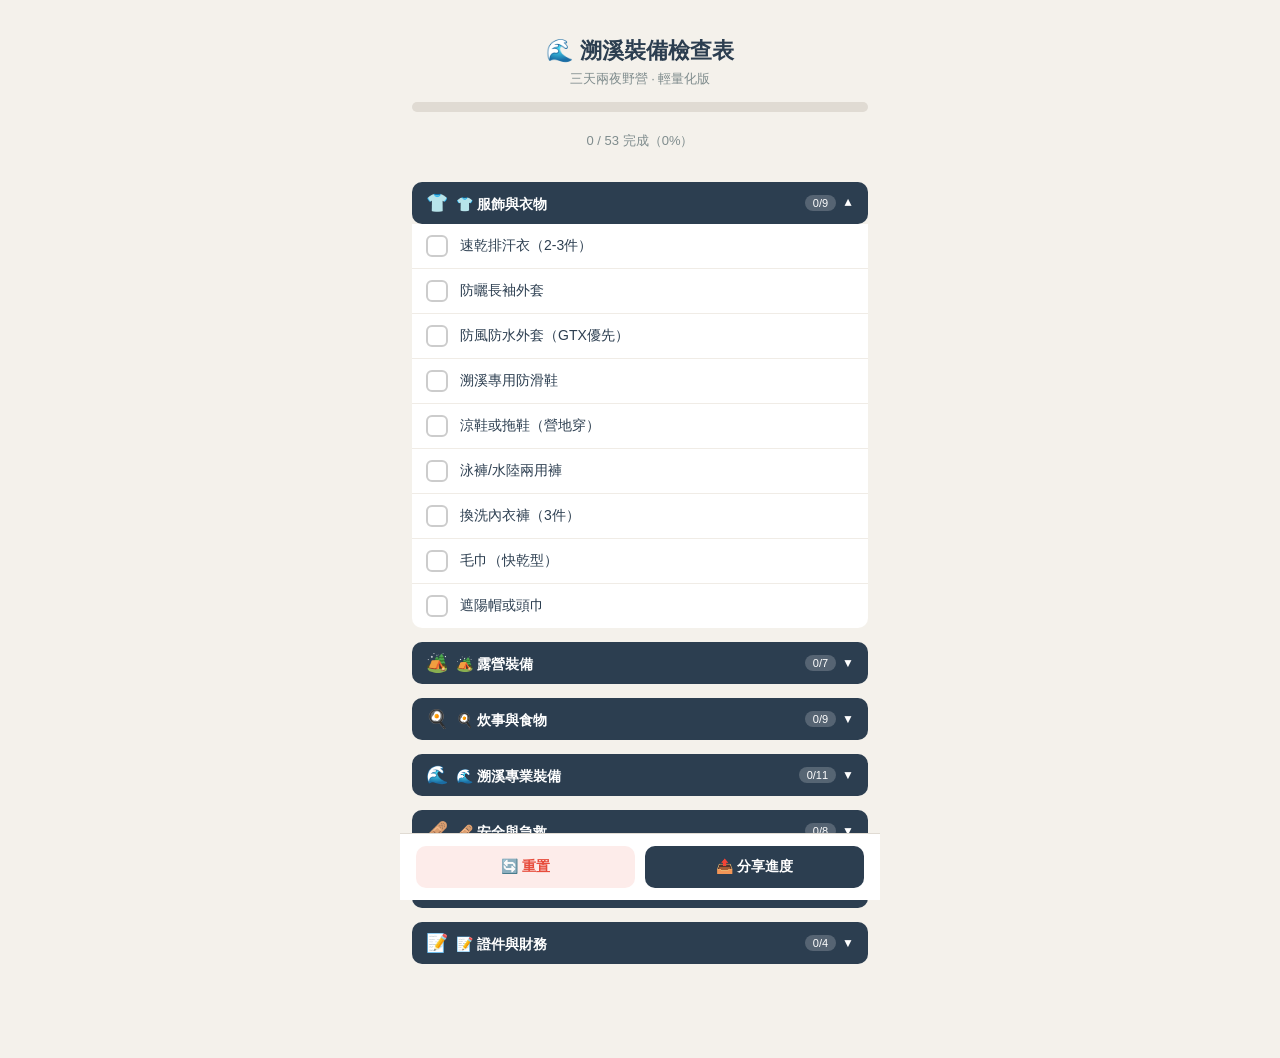
<file: index.html>
<!DOCTYPE html>
<html lang="zh-TW">
<head>
  <meta charset="UTF-8">
  <meta name="viewport" content="width=device-width, initial-scale=1.0">
  <title>🌊 溯溪裝備檢查表 — 三天兩夜</title>
  <style>
    * { box-sizing: border-box; margin: 0; padding: 0; }
    body {
      font-family: -apple-system, BlinkMacSystemFont, "Segoe UI", Roboto, sans-serif;
      background: #f4f1eb;
      color: #2c3e50;
      padding: 16px 12px 80px;
      max-width: 480px;
      margin: 0 auto;
    }
    .header {
      text-align: center;
      padding: 20px 0 16px;
    }
    .header h1 {
      font-size: 22px;
      color: #2c3e50;
    }
    .header p {
      font-size: 13px;
      color: #7f8c8d;
      margin-top: 4px;
    }
    .progress-bar-wrap {
      background: #e0dbd3;
      border-radius: 20px;
      height: 10px;
      margin: 14px 0 20px;
      overflow: hidden;
    }
    .progress-bar {
      height: 100%;
      background: linear-gradient(90deg, #38A169, #2ecc71);
      border-radius: 20px;
      transition: width 0.4s ease;
      width: 0%;
    }
    .progress-text {
      text-align: center;
      font-size: 13px;
      color: #7f8c8d;
      margin-bottom: 16px;
    }
    .category {
      margin-bottom: 14px;
    }
    .category-header {
      display: flex;
      align-items: center;
      justify-content: space-between;
      background: #2c3e50;
      color: white;
      padding: 10px 14px;
      border-radius: 10px;
      cursor: pointer;
      font-size: 14px;
      font-weight: bold;
      user-select: none;
    }
    .category-header .icon { font-size: 18px; margin-right: 8px; }
    .category-header .badge {
      background: rgba(255,255,255,0.2);
      border-radius: 20px;
      padding: 2px 8px;
      font-size: 11px;
      font-weight: normal;
    }
    .category-header .arrow {
      transition: transform 0.2s;
      font-size: 12px;
    }
    .category-header.open .arrow { transform: rotate(180deg); }
    .items {
      display: none;
      background: white;
      border-radius: 0 0 10px 10px;
      overflow: hidden;
    }
    .items.open { display: block; }
    .item {
      display: flex;
      align-items: center;
      padding: 11px 14px;
      border-bottom: 1px solid #f0ece6;
      cursor: pointer;
      transition: background 0.15s;
    }
    .item:last-child { border-bottom: none; }
    .item:hover { background: #faf9f7; }
    .item.checked {
      background: #f0f9f0;
      text-decoration: line-through;
      color: #95a5a6;
    }
    .item.checked .item-name { text-decoration: line-through; }
    .checkbox {
      width: 22px;
      height: 22px;
      border: 2px solid #ccc;
      border-radius: 6px;
      margin-right: 12px;
      flex-shrink: 0;
      display: flex;
      align-items: center;
      justify-content: center;
      font-size: 13px;
      color: white;
      transition: all 0.15s;
    }
    .item.checked .checkbox {
      background: #38A169;
      border-color: #38A169;
    }
    .item-name { font-size: 14px; flex: 1; }
    .item-note {
      font-size: 11px;
      color: #95a5a6;
      margin-left: 6px;
    }
    .footer-sticky {
      position: fixed;
      bottom: 0;
      left: 50%;
      transform: translateX(-50%);
      width: 100%;
      max-width: 480px;
      background: white;
      border-top: 1px solid #e0dbd3;
      padding: 12px 16px;
      display: flex;
      gap: 10px;
      z-index: 100;
    }
    .btn {
      flex: 1;
      padding: 12px;
      border-radius: 10px;
      font-size: 14px;
      font-weight: bold;
      border: none;
      cursor: pointer;
      text-align: center;
    }
    .btn-reset {
      background: #fdecea;
      color: #e74c3c;
    }
    .btn-share {
      background: #2c3e50;
      color: white;
    }
    @media (max-width: 480px) {
      body { padding: 12px 10px 90px; }
    }
  </style>
</head>
<body>

<div class="header">
  <h1>🌊 溯溪裝備檢查表</h1>
  <p>三天兩夜野營 · 輕量化版</p>
  <div class="progress-bar-wrap">
    <div class="progress-bar" id="progressBar"></div>
  </div>
  <div class="progress-text" id="progressText">0 / 0 完成</div>
</div>

<div id="checklist"></div>

<div class="footer-sticky">
  <button class="btn btn-reset" onclick="resetAll()">🔄 重置</button>
  <button class="btn btn-share" onclick="shareProgress()">📤 分享進度</button>
</div>

<script>
const categories = [
  {
    name: "👕 服飾與衣物",
    icon: "👕",
    items: [
      "速乾排汗衣（2-3件）",
      "防曬長袖外套",
      "防風防水外套（GTX優先）",
      "溯溪專用防滑鞋",
      "涼鞋或拖鞋（營地穿）",
      "泳褲/水陸兩用褲",
      "換洗內衣褲（3件）",
      "毛巾（快乾型）",
      "遮陽帽或頭巾"
    ]
  },
  {
    name: "🏕️ 露營裝備",
    icon: "🏕️",
    items: [
      "登山帳篷（含地布）",
      "睡袋（舒適溫標 10°C）",
      "蛋巢墊 or 充氣睡墊",
      "睡墊修補包",
      "營燈 or 頭燈（備用電池）",
      "折疊椅 or 充氣椅",
      "野餐墊"
    ]
  },
  {
    name: "🍳 炊事與食物",
    icon: "🍳",
    items: [
      "爐頭 + 氣罐 × 2",
      "煮鍋 + 鈦杯",
      "摺疊餐具（筷/叉/勺）",
      "保冰保溫袋（食物保鮮）",
      "行動糧（能量棒/堅果/軟糖）",
      "早晚餐食材（3餐）",
      "午餐方便食材（飯糰/泡麵）",
      "飲用水（每人每天2L計算）",
      "攜帶式濾水器（備用）"
    ]
  },
  {
    name: "🌊 溯溪專業裝備",
    icon: "🌊",
    items: [
      "防滑溪鞋（確保抓地力）",
      "防寒手套（溪水冰冷）",
      "輕量潛水手套（岩岸保護）",
      "防水背包 30L以上（貴重物品）",
      "乾燥袋（分層打包）",
      "D型扣環 × 4",
      "靜力繩 30m（團隊共攜）",
      "拋繩袋",
      "防水手機袋",
      "防水相機袋",
      "頭盔（峽谷必備）"
    ]
  },
  {
    name: "🩹 安全與急救",
    icon: "🩹",
    items: [
      "個人急救包",
      "防蚊液",
      "防曬乳 SPF50+",
      "防水OK蹦",
      "彈性繃帶",
      "鹽巴（小傷口清洗）",
      "簡報紙巾（緊急保暖）",
      "行動電源（太陽能佳）"
    ]
  },
  {
    name: "🧴 個人清潔",
    icon: "🧴",
    items: [
      "刷牙組（迷你牙膏）",
      "防晒唇膏",
      "濕紙巾（無需沖水）",
      "簡便洗髮沐浴露",
      "垃圾袋（帶出所有垃圾）"
    ]
  },
  {
    name: "📝 證件與財務",
    icon: "📝",
    items: [
      "身份證 + 健保卡",
      "緊急聯絡卡",
      "現金（山區無電子支付）",
      "手機 + 行動電源"
    ]
  }
];

const STORAGE_KEY = "creek-gear-v1";

function render() {
  const container = document.getElementById("checklist");
  container.innerHTML = "";
  
  let total = 0;
  let done = 0;

  categories.forEach((cat, ci) => {
    const checked = getChecked();
    const catChecked = cat.items.filter(it => checked.includes(`${ci}-${it}`)).length;
    total += cat.items.length;
    done += catChecked;

    const html = `
      <div class="category">
        <div class="category-header ${isOpen(ci) ? 'open' : ''}" onclick="toggle(${ci})">
          <span><span class="icon">${cat.icon}</span>${cat.name}</span>
          <span style="display:flex;align-items:center;gap:6px">
            <span class="badge">${catChecked}/${cat.items.length}</span>
            <span class="arrow">▼</span>
          </span>
        </div>
        <div class="items ${isOpen(ci) ? 'open' : ''}">
          ${cat.items.map((item, ii) => {
            const key = `${ci}-${item}`;
            const isChecked = checked.includes(key);
            return `
            <div class="item ${isChecked ? 'checked' : ''}" onclick="toggleItem('${key.replace(/'/g,"\\'")}')">
              <div class="checkbox">${isChecked ? '✓' : ''}</div>
              <span class="item-name">${item}</span>
            </div>`;
          }).join('')}
        </div>
      </div>`;
    container.innerHTML += html;
  });

  const pct = total === 0 ? 0 : Math.round((done / total) * 100);
  document.getElementById("progressBar").style.width = pct + "%";
  document.getElementById("progressText").textContent = `${done} / ${total} 完成（${pct}%）`;
  
  saveOpen();
}

function toggleItem(key) {
  const checked = getChecked();
  const idx = checked.indexOf(key);
  if (idx >= 0) checked.splice(idx, 1);
  else checked.push(key);
  localStorage.setItem(STORAGE_KEY + "_checked", JSON.stringify(checked));
  render();
}

function toggle(ci) {
  const open = getOpen();
  const idx = open.indexOf(ci);
  if (idx >= 0) open.splice(idx, 1);
  else open.push(ci);
  localStorage.setItem(STORAGE_KEY + "_open", JSON.stringify(open));
  render();
}

function getChecked() {
  try { return JSON.parse(localStorage.getItem(STORAGE_KEY + "_checked") || "[]"); }
  catch { return []; }
}

function getOpen() {
  try { return JSON.parse(localStorage.getItem(STORAGE_KEY + "_open") || "[0]"); }
  catch { return [0]; }
}

function isOpen(ci) {
  return getOpen().includes(ci);
}

function saveOpen() {
  // already saved in toggle()
}

function resetAll() {
  if (confirm("確定要重置所有選項嗎？")) {
    localStorage.removeItem(STORAGE_KEY + "_checked");
    render();
  }
}

function shareProgress() {
  const checked = getChecked();
  let total = 0, done = 0;
  categories.forEach((cat, ci) => {
    total += cat.items.length;
    done += cat.items.filter(it => checked.includes(`${ci}-${it}`)).length;
  });
  const pct = total === 0 ? 0 : Math.round((done / total) * 100);
  const text = `🌊 溯溪裝備檢查：三 ${done}/${total} 完成（${pct}%）`;
  if (navigator.share) {
    navigator.share({ title: "溯溪裝備檢查", text });
  } else {
    navigator.clipboard.writeText(text).then(() => alert("已複製到剪貼簿！"));
  }
}

// Auto-open first category by default
if (!localStorage.getItem(STORAGE_KEY + "_open")) {
  localStorage.setItem(STORAGE_KEY + "_open", JSON.stringify([0]));
}

render();
</script>
</body>
</html>
</file>
